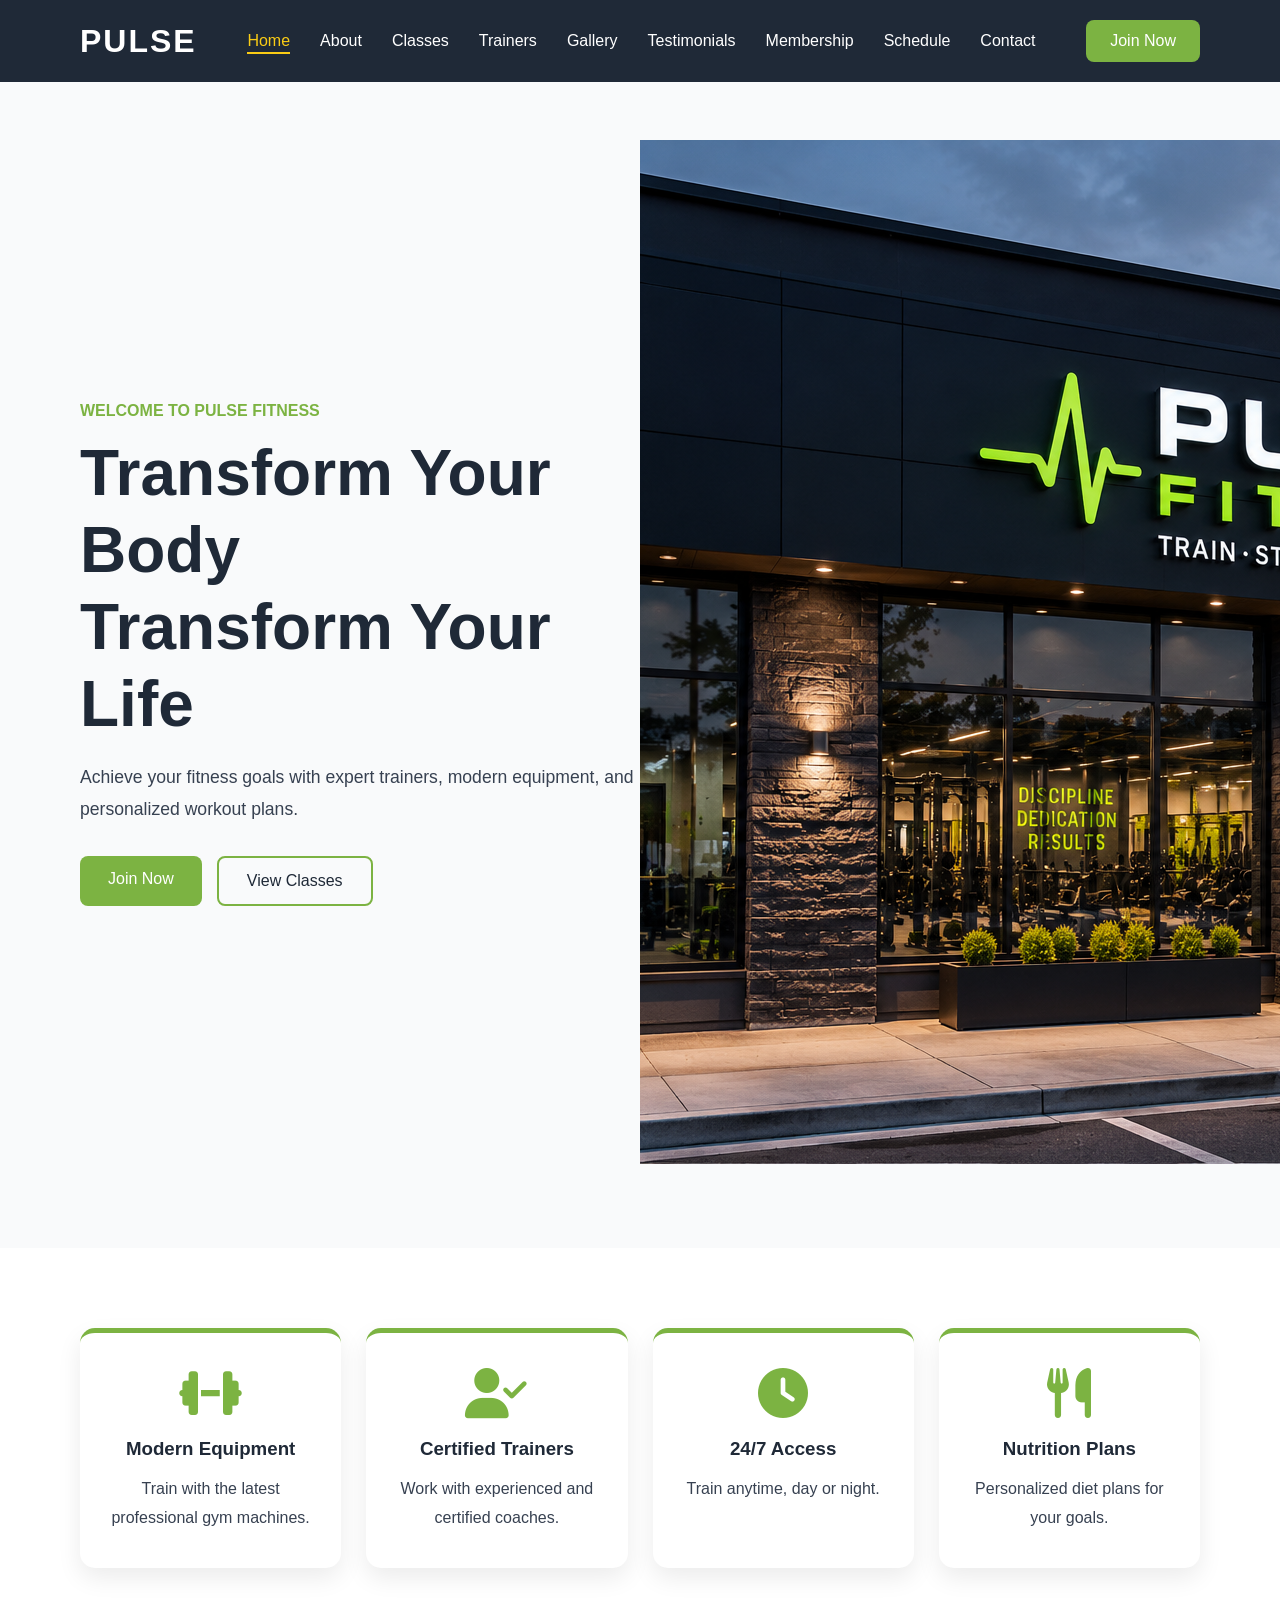
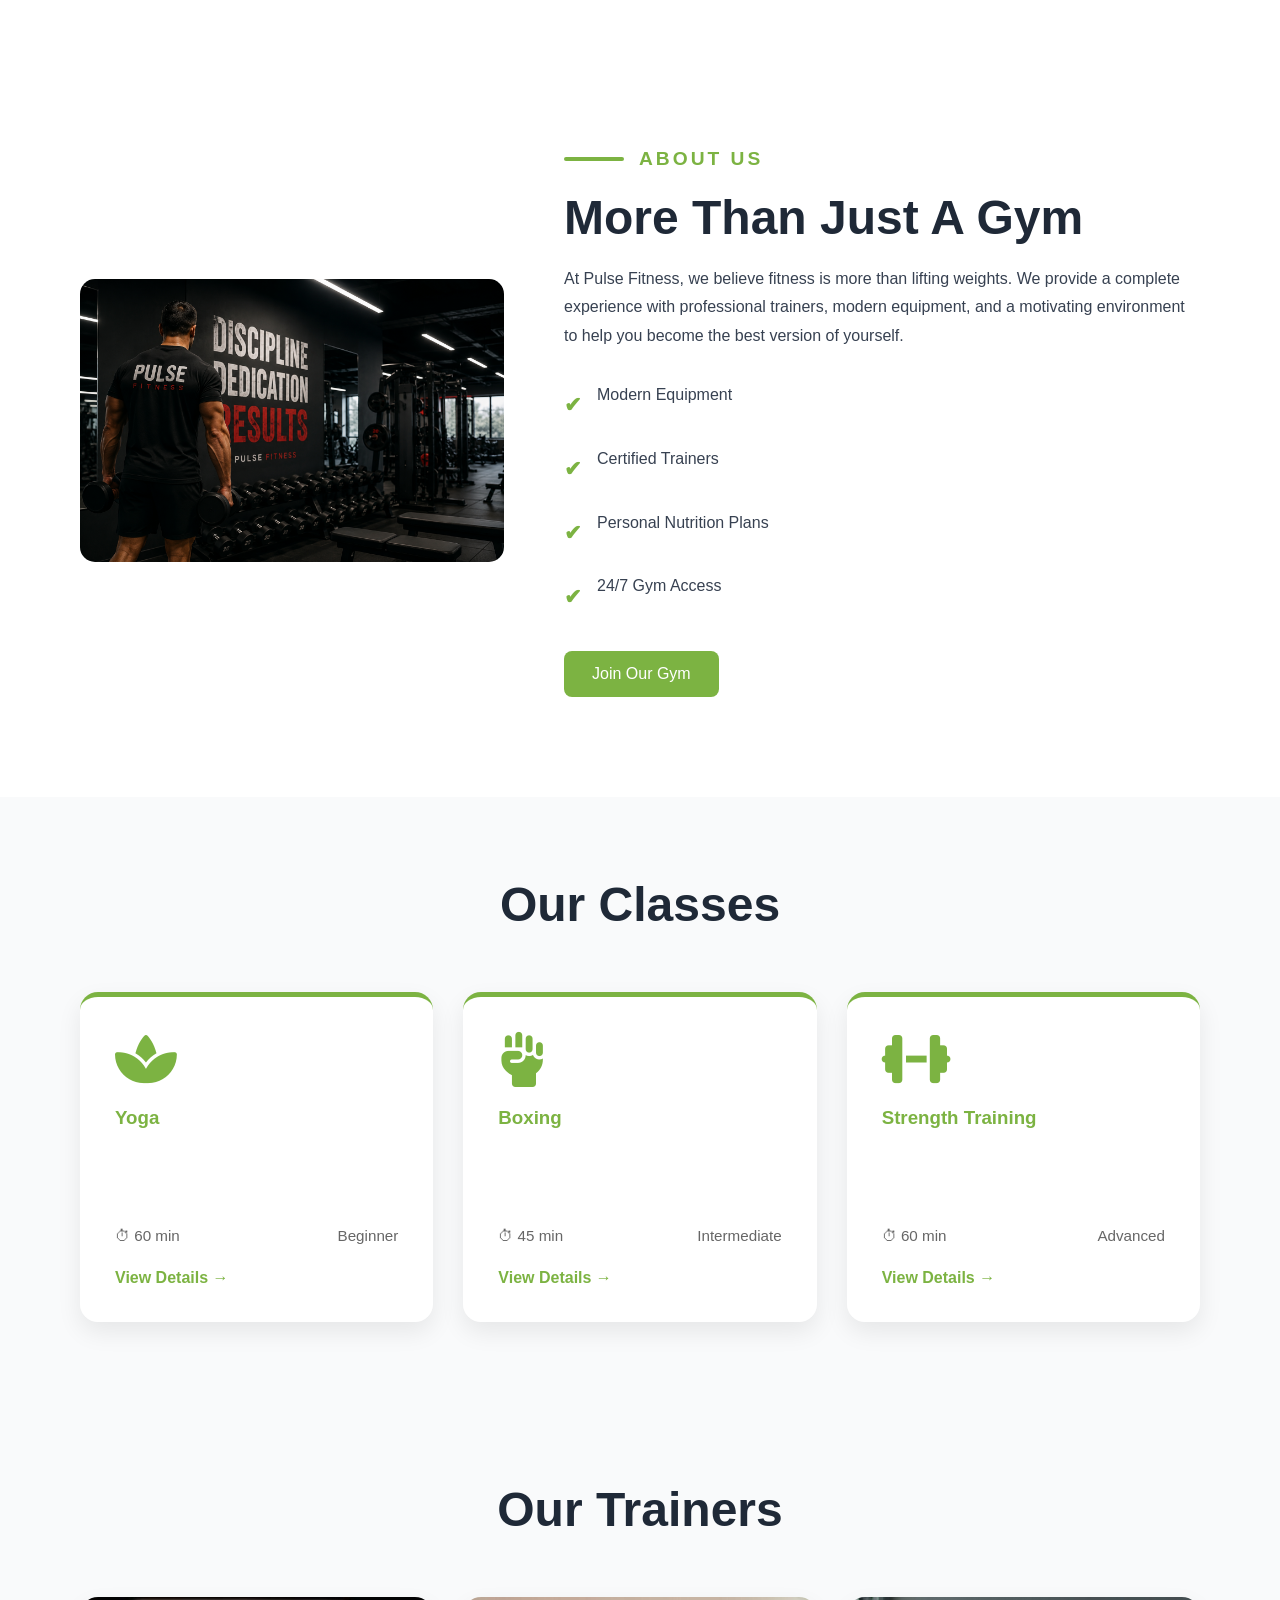
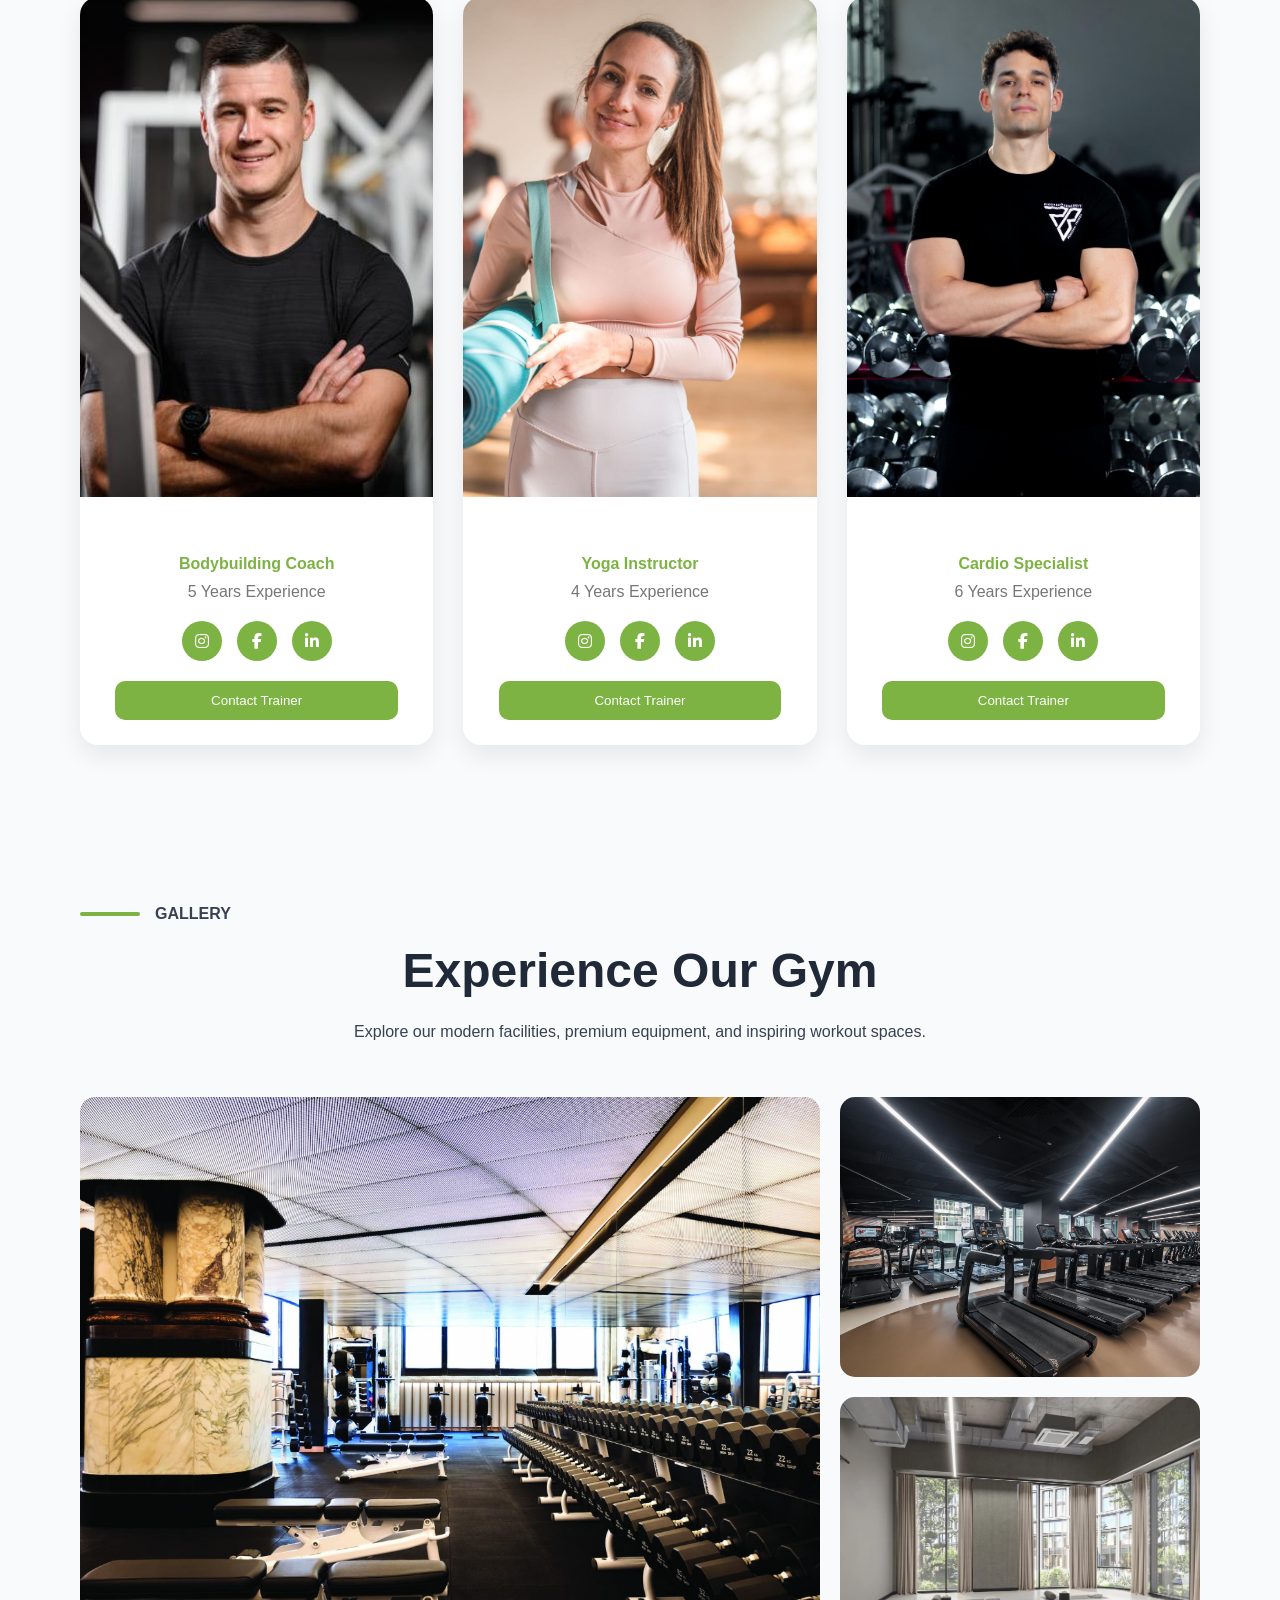
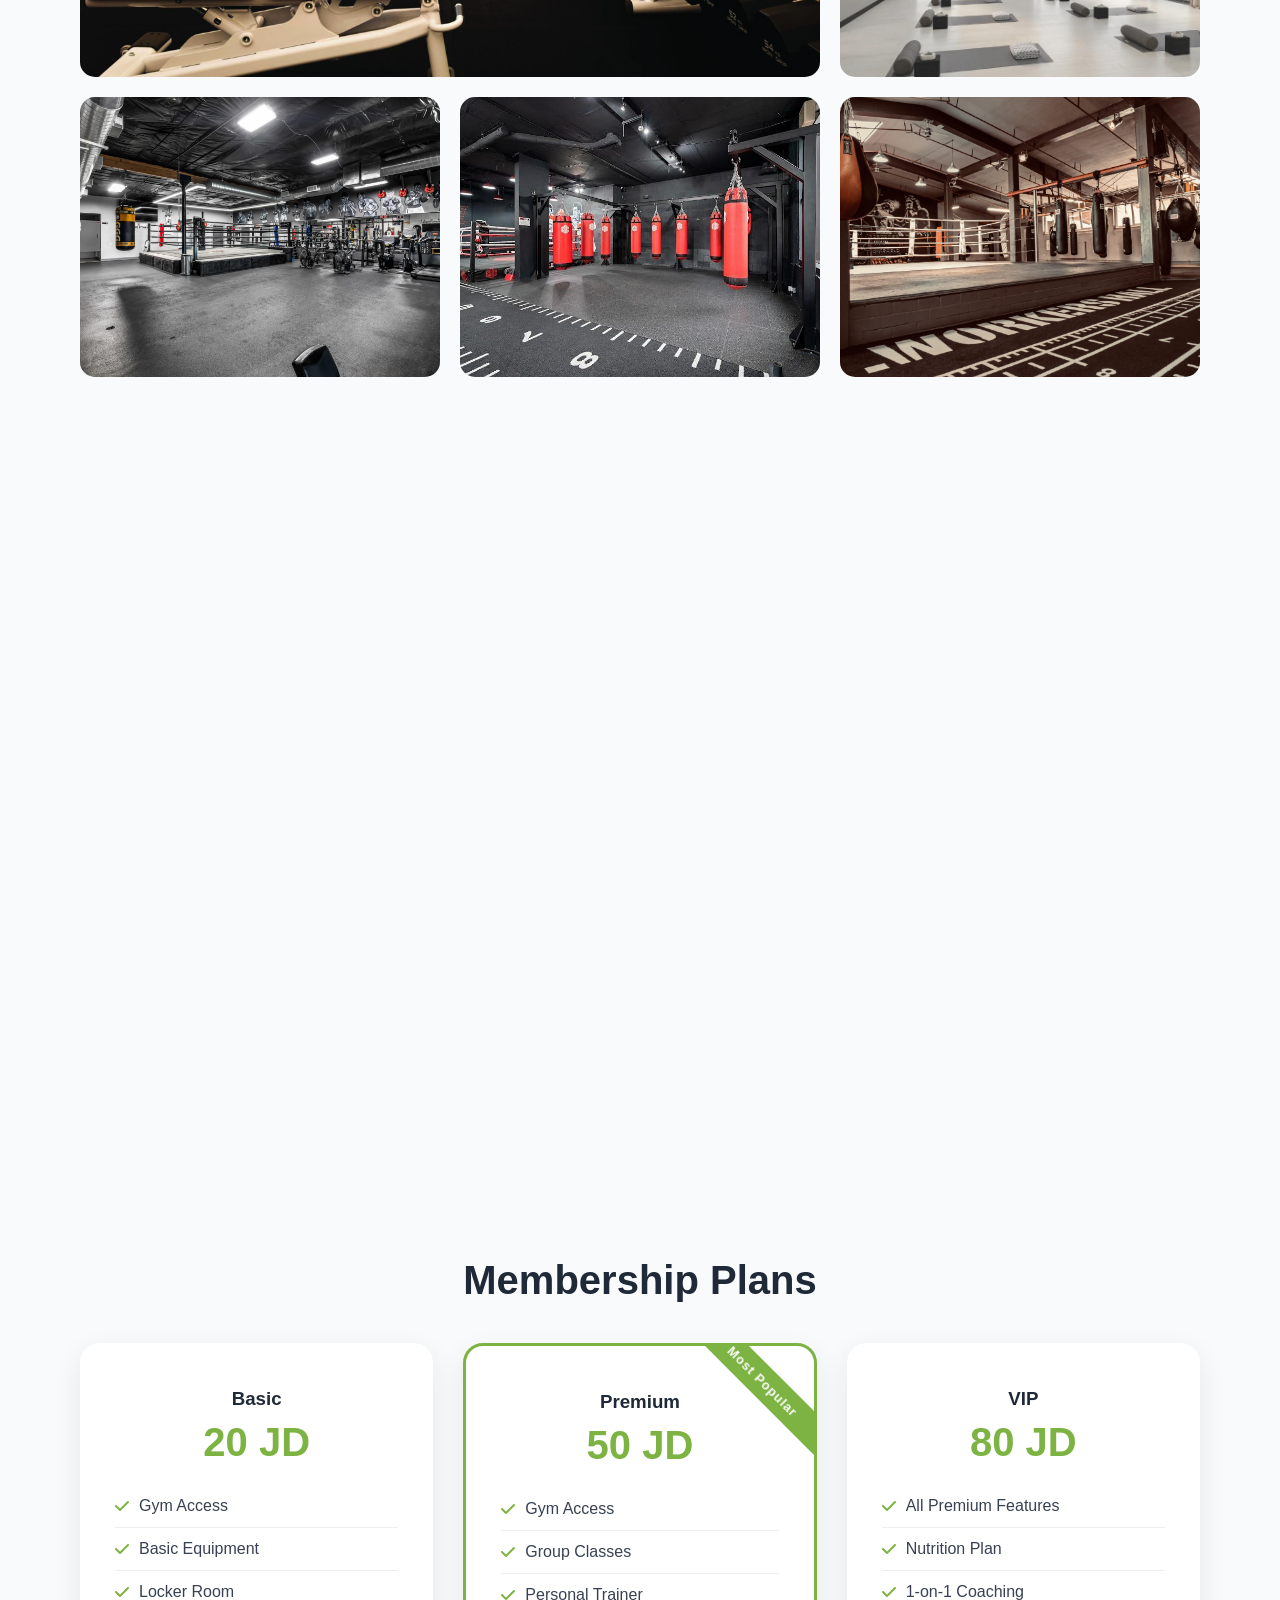
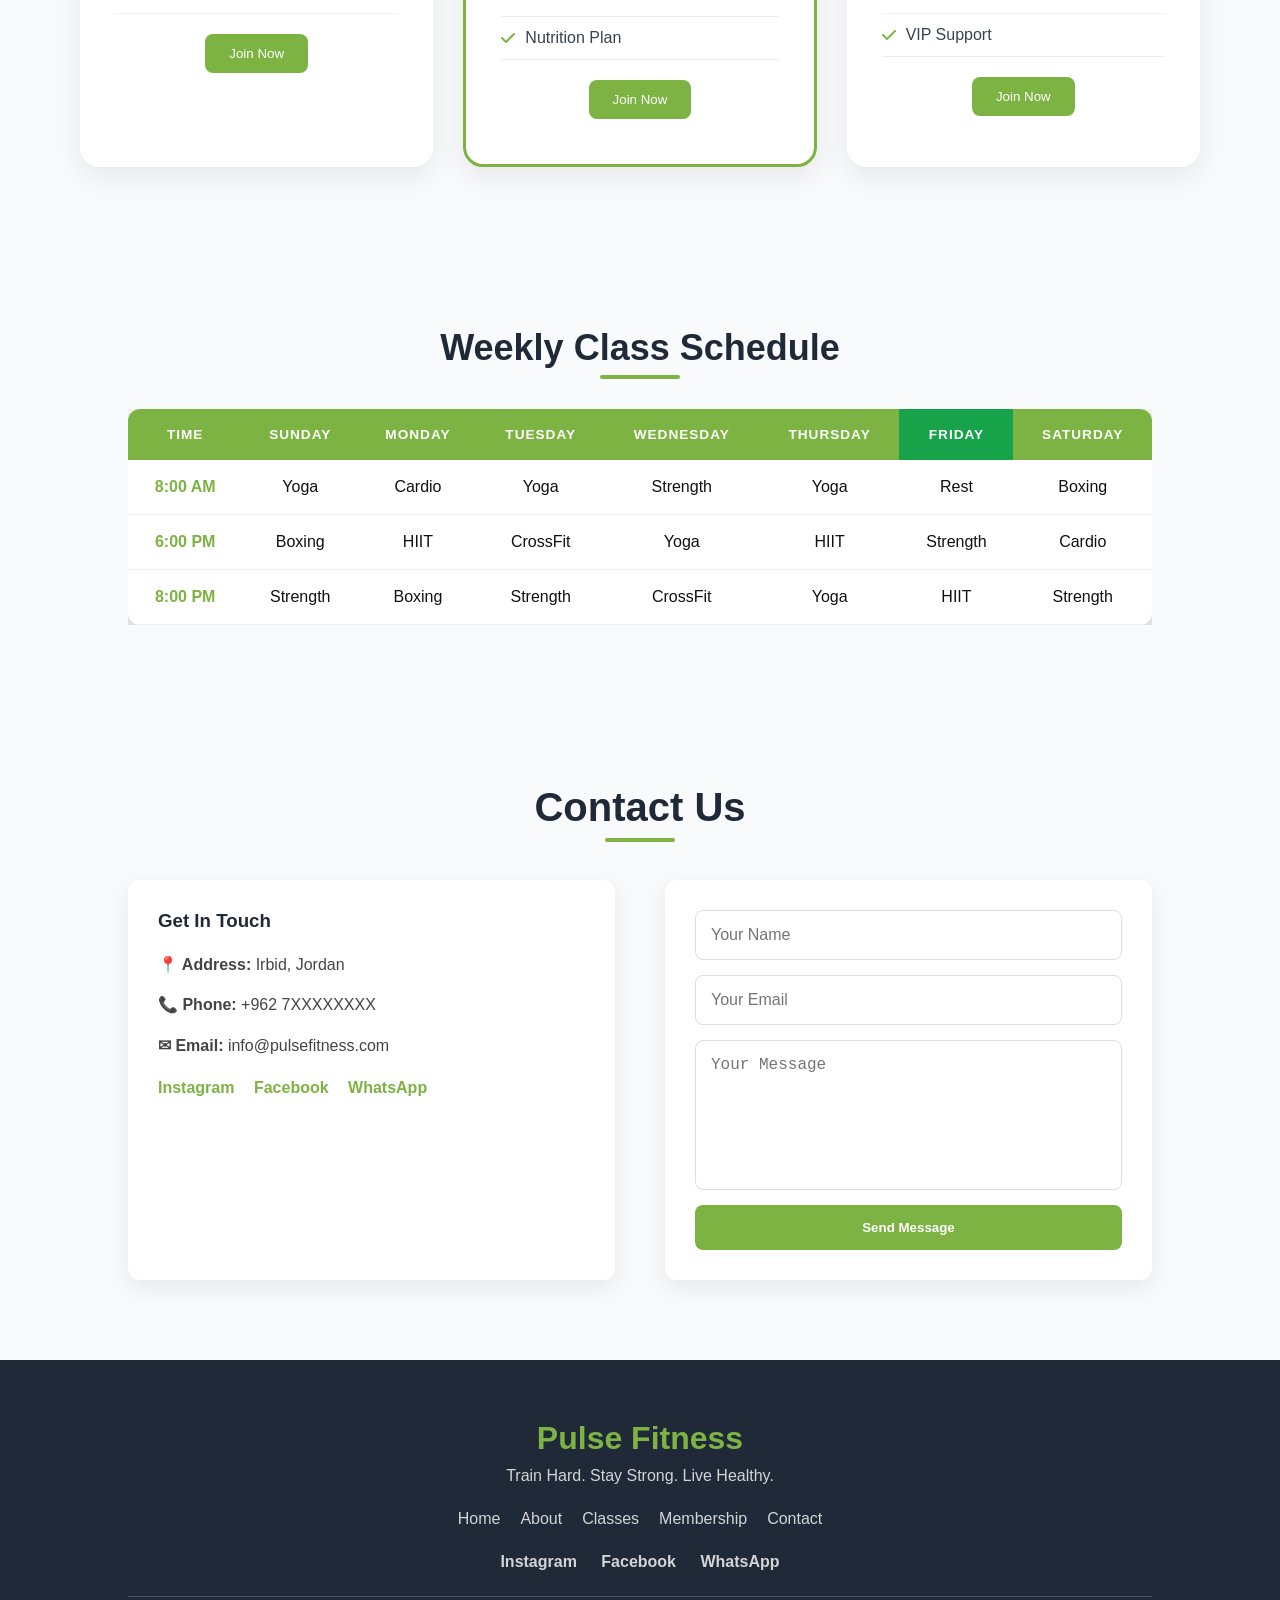
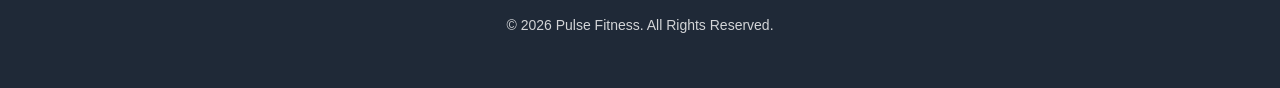
<file: index.html>
<!DOCTYPE html>
<html lang="en">
<head>
    <meta charset="UTF-8">
    <meta name="viewport" content="width=device-width, initial-scale=1.0">
    <title>Pulse Fitness</title>

    <link rel="stylesheet" href="css/style.css">
    <link rel="stylesheet"
href="https://cdnjs.cloudflare.com/ajax/libs/font-awesome/6.7.2/css/all.min.css">
</head>

<body>

    <!-- Header -->
    <header>

        <!-- Navigation -->
        <nav class="navbar">
            <h1>PULSE</h1>

            <div class="hamburger">
    <span></span>
    <span></span>
    <span></span>
</div>


            <ul>
                <li><a href="#home">Home</a></li>
                <li><a href="#about">About</a></li>
                <li><a href="#classes">Classes</a></li>
                <li><a href="#trainers">Trainers</a></li>
                <li><a href="#gallery">Gallery </a></li>
                 <li><a href="#testimonials">Testimonials </a></li>
                <li><a href="#membership">Membership</a></li>
                <li><a href="#schedule">Schedule</a></li>
                <li><a href="#contact">Contact</a></li>
                

            </ul>

            <button class="join-btn">Join Now</button>

            
        </nav>

        <!-- Hero Section -->
        <section class="hero" id="home">

            <!-- Left Side -->
            <div class="hero-content">

                <h3>Welcome to Pulse Fitness</h3>

                <h2>
                    Transform Your Body <br>
                    Transform Your Life
                </h2>

                <p>
                    Achieve your fitness goals with expert trainers,
                    modern equipment, and personalized workout plans.
                </p>

                <div class="hero-buttons">
    <a href="#membership" class="btn-primary">
    Join Now
</a>
    <a href="#classes" class="btn-outline">
    View Classes
</a>
               </div>

            </div>

            <!-- Right Side -->
            <div class="hero-image">

                <img src="images/hero.png" alt="Fitness Athlete">

            </div>

        </section>

    </header>

    <!-- Main -->
    <main>
      <section class="features">

<div class="feature-card">

    <i class="fa-solid fa-dumbbell"></i>

    <h3>Modern Equipment</h3>

    <p>
        Train with the latest professional gym machines.
    </p>

</div>

<div class="feature-card">

    <i class="fa-solid fa-user-check"></i>

    <h3>Certified Trainers</h3>

    <p>
        Work with experienced and certified coaches.
    </p>

</div>

<div class="feature-card">

    <i class="fa-solid fa-clock"></i>

    <h3>24/7 Access</h3>

    <p>
        Train anytime, day or night.
    </p>

</div>

   <div class="feature-card">

    <i class="fa-solid fa-utensils"></i>

    <h3>Nutrition Plans</h3>

    <p>
        Personalized diet plans for your goals.
    </p>

</div>

</section>




<section class="about" id="about">

    <div class="about-container">

        <!-- Left Side -->
        <div class="about-image">

            <img src="images/about.png" alt="Pulse Fitness Gym">

        </div>

        <!-- Right Side -->
        <div class="about-content">

            <div class="section-title">

    <span></span>

    <h4>ABOUT US</h4>

</div>

            <h2>More Than Just A Gym</h2>

            <p>
                At Pulse Fitness, we believe fitness is more than lifting weights.
                We provide a complete experience with professional trainers,
                modern equipment, and a motivating environment to help you
                become the best version of yourself.
            </p>

            <div class="about-list">

                <div class="about-item">
                    <span>✔</span>
                    <p>Modern Equipment</p>
                </div>

                <div class="about-item">
                    <span>✔</span>
                    <p>Certified Trainers</p>
                </div>

                <div class="about-item">
                    <span>✔</span>
                    <p>Personal Nutrition Plans</p>
                </div>

                <div class="about-item">
                    <span>✔</span>
                    <p>24/7 Gym Access</p>
                </div>

            </div>

            <a href="#membership" class="btn-primary">
                Join Our Gym
            </a>

        </div>

    </div>

</section>





<section class="classes" id="classes">

    <h2>Our Classes</h2>

    <div class="classes-container">

<div class="class-card">

    <i class="fa-solid fa-spa"></i>

    <h3>Yoga</h3>

    <p>
        Relax your body and mind with professional yoga sessions.
    </p>

    <div class="class-info">

        <span>⏱ 60 min</span>

        <span>Beginner</span>

    </div>

    <a href="#">View Details →</a>

</div>

<div class="class-card">

    <i class="fa-solid fa-hand-fist"></i>

    <h3>Boxing</h3>

    <p>
        Improve your strength, speed, and endurance with boxing classes.
    </p>

    <div class="class-info">
        <span>⏱ 45 min</span>
        <span>Intermediate</span>
    </div>

    <a href="#">View Details →</a>

</div>

<div class="class-card">

    <i class="fa-solid fa-dumbbell"></i>

    <h3>Strength Training</h3>

    <p>
        Build muscle, increase power, and improve your overall fitness.
    </p>

    <div class="class-info">
        <span>⏱ 60 min</span>
        <span>Advanced</span>
    </div>

    <a href="#">View Details →</a>

</div>

    </div>

</section>




<section class="trainers" id="trainers">

    <h2>Our Trainers</h2>

    <div class="trainers-container">

        <div class="trainer-card">
            <img src="images/trainer1.jpg" alt="Trainer">
            <h3>Ahmad</h3>
            <p>Bodybuilding Coach</p>
            <span>5 Years Experience</span>
            <div class="trainer-social">

    <a href="#"><i class="fa-brands fa-instagram"></i></a>

    <a href="#"><i class="fa-brands fa-facebook-f"></i></a>

    <a href="#"><i class="fa-brands fa-linkedin-in"></i></a>

</div>
            <button>Contact Trainer</button>
        </div>

        <div class="trainer-card">
            <img src="images/trainer2.jpg" alt="Trainer">
            <h3>Sara</h3>
            <p>Yoga Instructor</p>
            <span>4 Years Experience</span>
                     <div class="trainer-social">

    <a href="#"><i class="fa-brands fa-instagram"></i></a>

    <a href="#"><i class="fa-brands fa-facebook-f"></i></a>

    <a href="#"><i class="fa-brands fa-linkedin-in"></i></a>

</div>
            <button>Contact Trainer</button>
        </div>

        <div class="trainer-card">
            <img src="images/trainer3.jpg" alt="Trainer">
            <h3>Omar</h3>
            <p>Cardio Specialist</p>
            <span>6 Years Experience</span>
                     <div class="trainer-social">

    <a href="#"><i class="fa-brands fa-instagram"></i></a>

    <a href="#"><i class="fa-brands fa-facebook-f"></i></a>

    <a href="#"><i class="fa-brands fa-linkedin-in"></i></a>

</div>
            <button>Contact Trainer</button>
        </div>

    </div>

</section>






<section class="gallery" id="gallery">

    <div class="section-title">

    <span></span>

    <h4>GALLERY</h4>

</div>

<h2>Experience Our Gym</h2>

<p class="gallery-text">
    Explore our modern facilities, premium equipment,
    and inspiring workout spaces.
</p>

  <div class="gallery-container">

    <div class="gallery-card">

        <img src="images/gallery1.jpg" alt="Weight Area">

        <div class="gallery-overlay">
            <h3>Weight Area</h3>
        </div>

    </div>

    <div class="gallery-card">

        <img src="images/gallery2.jpg" alt="Cardio Zone">

        <div class="gallery-overlay">
            <h3>Cardio Zone</h3>
        </div>

    </div>

    <div class="gallery-card">

        <img src="images/gallery3.jpg" alt="Yoga Studio">

        <div class="gallery-overlay">
            <h3>Yoga Studio</h3>
        </div>

    </div>

    <div class="gallery-card">

        <img src="images/gallery4.jpg" alt="Boxing Arena">

        <div class="gallery-overlay">
            <h3>Boxing Arena</h3>
        </div>

    </div>

    <div class="gallery-card">

        <img src="images/gallery5.jpg" alt="Reception">

        <div class="gallery-overlay">
            <h3>Reception</h3>
        </div>

    </div>

    <div class="gallery-card">

        <img src="images/gallery6.jpg" alt="Functional Training">

        <div class="gallery-overlay">
            <h3>Functional Training</h3>
        </div>

    </div>

</div>

</section>





<section class="testimonials" id="testimonials">

    <div class="section-title">

        <span></span>

        <h4>TESTIMONIALS</h4>

    </div>

    <h2>What Our Members Say</h2>

    <p class="testimonials-text">
        Discover why hundreds of members trust Pulse Fitness to achieve their fitness goals.
    </p>

    <div class="testimonials-container">

        <div class="testimonial-card">

           <div class="member-icon">
    O
</div>

            <h3>Omar</h3>

            <div class="stars">
                ⭐⭐⭐⭐⭐
            </div>

            <p>
                "Amazing trainers and modern equipment. I've achieved incredible results in just a few months!"
            </p>

        </div>

        <div class="testimonial-card">

          <div class="member-icon">
    N
</div>

            <h3>Noor</h3>

            <div class="stars">
                ⭐⭐⭐⭐⭐
            </div>

            <p>
                "The atmosphere is motivating and the staff are always ready to help."
            </p>

        </div>

        <div class="testimonial-card">

           <div class="member-icon">
    M
</div>

            <h3>Mohammad</h3>

            <div class="stars">
                ⭐⭐⭐⭐⭐
            </div>

            <p>
                "Best fitness center I've ever joined. Highly recommended!"
            </p>

        </div>

    </div>

</section>





    <section class="membership" id="membership">

    <h2>Membership Plans</h2>

    <div class="plans-container">

<div class="plan-card">

    <h3>Basic</h3>

    <h1>20 JD</h1>

    <ul>
        <li><i class="fa-solid fa-check"></i> Gym Access</li>
        <li><i class="fa-solid fa-check"></i> Basic Equipment</li>
        <li><i class="fa-solid fa-check"></i> Locker Room</li>
    </ul>

    <button>Join Now</button>

</div>

<div class="plan-card premium">

    <span class="popular">Most Popular</span>

    <h3>Premium</h3>

    <h1>50 JD</h1>

    <ul>
        <li><i class="fa-solid fa-check"></i> Gym Access</li>
        <li><i class="fa-solid fa-check"></i> Group Classes</li>
        <li><i class="fa-solid fa-check"></i> Personal Trainer</li>
        <li><i class="fa-solid fa-check"></i> Nutrition Plan</li>
    </ul>

    <button>Join Now</button>

</div>

<div class="plan-card">

    <h3>VIP</h3>

    <h1>80 JD</h1>

    <ul>
        <li><i class="fa-solid fa-check"></i> All Premium Features</li>
        <li><i class="fa-solid fa-check"></i> Nutrition Plan</li>
        <li><i class="fa-solid fa-check"></i> 1-on-1 Coaching</li>
        <li><i class="fa-solid fa-check"></i> VIP Support</li>
    </ul>

    <button>Join Now</button>

</div>

    </div>

</section>



<section class="schedule" id="schedule">

    <h2>Weekly Class Schedule</h2>

    <div class="table-wrapper">

        <table class="schedule-table">

            <thead>
                <tr>
                    <th>Time</th>
                    <th>Sunday</th>
                    <th>Monday</th>
                    <th>Tuesday</th>
                    <th>Wednesday</th>
                    <th>Thursday</th>
                    <th>Friday</th>
                    <th>Saturday</th>
                </tr>
            </thead>

            <tbody>
                <tr>
                    <td>8:00 AM</td>
                    <td>Yoga</td>
                    <td>Cardio</td>
                    <td>Yoga</td>
                    <td>Strength</td>
                    <td>Yoga</td>
                    <td>Rest</td>
                    <td>Boxing</td>
                </tr>

                <tr>
                    <td>6:00 PM</td>
                    <td>Boxing</td>
                    <td>HIIT</td>
                    <td>CrossFit</td>
                    <td>Yoga</td>
                    <td>HIIT</td>
                    <td>Strength</td>
                    <td>Cardio</td>
                </tr>

                <tr>
                    <td>8:00 PM</td>
                    <td>Strength</td>
                    <td>Boxing</td>
                    <td>Strength</td>
                    <td>CrossFit</td>
                    <td>Yoga</td>
                    <td>HIIT</td>
                    <td>Strength</td>
                </tr>
            </tbody>

        </table>

    </div>

</section>




<!-- Contact Section -->
<section class="contact" id="contact">
    <h2>Contact Us</h2>

    <div class="contact-container">
        <!-- Contact Information -->
        <div class="contact-info">
            <h3>Get In Touch</h3>
            <p><strong>📍 Address:</strong> Irbid, Jordan</p>
            <p><strong>📞 Phone:</strong> +962 7XXXXXXXX</p>
            <p><strong>✉ Email:</strong> info@pulsefitness.com</p>
            <div class="social-links">
                <a href="#">Instagram</a>
                <a href="#">Facebook</a>
                <a href="#">WhatsApp</a>
            </div>
        </div>

        <!-- Contact Form -->
        <form class="contact-form">

            <div class="source-display" id="sourceDisplay">
                <span>📌</span>
                <span id="sourceMessage">Contact Us</span>
            </div>

            <input type="hidden" id="source-input" name="source">
            
            <input type="text" placeholder="Your Name" required>
            <input type="email" placeholder="Your Email" required>
            <textarea placeholder="Your Message" required></textarea>
            <button type="submit">Send Message</button>
        </form>
    </div>
</section>

   



    </main>


    
    <!-- Footer -->
   <footer>

    <div class="footer-content">

        <h2>Pulse Fitness</h2>

        <p>
            Train Hard. Stay Strong. Live Healthy.
        </p>

        <ul class="footer-links">

            <li><a href="#home">Home</a></li>

            <li><a href="#about">About</a></li>

            <li><a href="#classes">Classes</a></li>

            <li><a href="#membership">Membership</a></li>

            <li><a href="#contact">Contact</a></li>

        </ul>

        <div class="footer-social">

            <a href="#">Instagram</a>

            <a href="#">Facebook</a>

            <a href="#">WhatsApp</a>

        </div>

        <hr>

        <p class="copyright">

            © 2026 Pulse Fitness. All Rights Reserved.

        </p>

    </div>

</footer>

<script src="js/script.js"></script>
</body>
</html>
</file>
<file: css/style.css>
/* =========================
   CSS RESET
========================= */
*{
margin: 0;
padding: 0;
box-sizing: border-box;
}

/* =========================
   VARIABLES
========================= */

:root{
    --primary-color: #7CB342;     
    --secondary-color: #1F2937;    
    --background-color: #F9FAFB;   
    --text-color: #374151;        
    --white: #FFFFFF;
}

/* =========================
   BODY
========================= */
body{
    font-family: Arial, Helvetica, sans-serif;
    background-color: var(--background-color);
    color: var(--text-color);
}
/* =========================
   NAVBAR
========================= */

.navbar{
    display: flex;
    justify-content: space-between;
    align-items: center;
    padding: 20px 80px;
    background-color: var(--secondary-color);

    position: fixed;
    top: 0;
    left: 0;
    width: 100%;
    z-index: 1000;

    transition: all 0.3s ease;
}
.navbar.scrolled {
    background: rgba(0, 0, 0, 0.6);
    backdrop-filter: blur(10px);
    padding: 12px 80px;
    transition: 0.3s;
}
nav ul{

     display: flex;
    list-style: none;
    gap: 30px;   /*==== بترك مسافه بين كل عنصر ===*/

}
nav ul li a{
    text-decoration: none;
    color: var(--white);
}

nav h1{
    color: var(--white);
    font-size: 2rem;
    font-weight: 700;
    letter-spacing: 2px;
}
nav button{
    background-color: var(--primary-color);
    color: var(--white);
    border: none;
    padding: 12px 24px;
    border-radius: 8px;
    font-size: 1rem;
    cursor: pointer;  /* عند المرور بالماوس تظهر اليد */ 
    transition: 0.3s;
}

nav button:hover{
    background-color: #689F38;
}
.navbar ul li a.active {
    color: #facc15;
    position: relative;
}

.navbar ul li a.active::after {
    content: "";
    position: absolute;
    width: 100%;
    height: 2px;
    background: #facc15;
    left: 0;
    bottom: -5px;
}



/* =========================
   hamburger
========================= */
.hamburger {
    display: none;
    flex-direction: column;
    cursor: pointer;
    gap: 5px;
}

.hamburger span {
    width: 25px;
    height: 3px;
    background: white;
    transition: 0.3s;
}




/* =========================
   hero
========================= */
.hero{
    display: flex;
    justify-content: space-between;
    align-items: center;
    padding: 140px 80px 80px;

}

.hero-content{
    width: 50%;
}

.hero-image{
    width: 50%;
}
.hero-image img {
    transition: 0.4s;
}

.hero-image img:hover {
    transform: scale(1.03);
}
.hero-content h3{
    color: var(--primary-color);
    font-size: 1rem;
    margin-bottom: 15px;
    text-transform: uppercase;
}
.hero-content h2{
    font-size:  clamp(2rem, 5vw, 4rem);
    color: var(--secondary-color);
    margin-bottom: 20px;
    line-height: 1.2;
}
.hero-content p{
    font-size: 1.1rem;
    line-height: 1.8;
    margin-bottom: 30px;
}
.hero-buttons{
    display: flex;
    gap: 15px;
}

/* زر أساسي */
.btn-primary{
    background-color: var(--primary-color);
    color: var(--white);
    border: none;
    padding: 14px 28px;
    border-radius: 8px;
    cursor: pointer;
    transition: 0.3s;
    text-decoration: none;
    display: inline-block;
}

.btn-primary:hover{
    transform: translateY(-3px);
}

/* زر ثاني */
.btn-outline{
    background: transparent;
    border: 2px solid var(--primary-color);
    color: var(--secondary-color);
    padding: 14px 28px;
    border-radius: 8px;
    cursor: pointer;
    transition: 0.3s;

    text-decoration: none;
    display: inline-block;
}

.btn-outline:hover{
    background-color: var(--primary-color);
    color: white;
}

.hero-content h3,
.hero-content h2,
.hero-content p,
.hero-buttons,
.hero-image {
    opacity: 0;
    transform: translateY(25px);
    animation: fadeUp 0.9s forwards;
}

.hero-content h2 { animation-delay: 0.2s; }
.hero-content p { animation-delay: 0.4s; }
.hero-buttons { animation-delay: 0.6s; }
.hero-image { animation-delay: 0.8s; }

@keyframes fadeUp {
    to {
        opacity: 1;
        transform: translateY(0);
    }
}


/* =========================
   FEATURES
========================= */

.features{

    padding:80px;

    display:grid;

    grid-template-columns:repeat(4,1fr);

    gap:25px;

    background:#ffffff;

}

.feature-card{

    background:var(--white);

    padding:35px 25px;

    border-radius:15px;

    text-align:center;

    box-shadow:0 10px 25px rgba(0,0,0,.08);

    transition:.3s;

    border-top:5px solid var(--primary-color);

      

}

.feature-card:hover{

    transform:translateY(-10px);

    box-shadow:0 15px 35px rgba(0,0,0,.15);

}


.feature-card i{

    font-size:50px;

    color:var(--primary-color);

    margin-bottom:20px;

    transition:.3s;

}

.feature-card:hover i{

    transform:scale(1.2) rotate(8deg);

}

.feature-card h3{

    margin-bottom:15px;

    color:var(--secondary-color);

}

.feature-card p{

    line-height:1.8;

}

.features {
    opacity: 0;
    transform: translateY(40px);
    transition: 0.8s ease;
}

.features.show {
    opacity: 1;
    transform: translateY(0);
}

.features.show .feature-card:nth-child(1) { animation-delay: 0.1s; }
.features.show .feature-card:nth-child(2) { animation-delay: 0.2s; }
.features.show .feature-card:nth-child(3) { animation-delay: 0.3s; }
.features.show .feature-card:nth-child(4) { animation-delay: 0.4s; }


/* =========================
   ABOUT
========================= */

.about{

    padding:100px 80px;

    background:var(--white);

}
.about-container{

    display:flex;

    align-items:center;

    justify-content:space-between;

    gap:60px;

}
.about-image{

    flex:40%;

}
.about-content h2{

    font-size: 3rem;

    color: var(--secondary-color);

    margin-bottom: 20px;

}

.about-content{

    flex:60%;

}
.about-image img{

    width:100%;

    border-radius:15px;

}
.about-content h4{

    color: var(--primary-color);

    font-size: 1.2rem;

    font-weight: 700;

    text-transform: uppercase;

    letter-spacing: 3px;

    margin: 0;

}
.about-content p{

    line-height: 1.8;

    color: var(--text-color);

    margin-bottom: 20px;

}
.about-list{

    margin: 30px 0;

}
.about-item{

    display: flex;

    align-items: center;

    gap: 15px;

    margin-bottom: 15px;

}
.about-item span{

    color: var(--primary-color);

    font-size: 1.3rem;

    font-weight: bold;

}

.section-title{

    display: flex;

    align-items: center;

    gap: 15px;

    margin-bottom: 20px;

}
.section-title span{

    width: 60px;

    height: 4px;

    background: var(--primary-color);

    border-radius: 10px;

}

.about {
    opacity: 0;
    transform: translateY(50px);
    transition: 0.8s ease;
}

.about.show {
    opacity: 1;
    transform: translateY(0);
}




/* =========================
   classes
========================= */

.classes{
    padding: 80px;
    text-align: center;
    background: var(--background-color);
    color: var(--white);
}

.classes h2{

    font-size:3rem;

    color:var(--secondary-color);

    margin-bottom:60px;

}

.classes-container{
    display: grid;
    grid-template-columns: repeat(3, 1fr);
    gap: 30px;
}

.class-card{

    background:var(--white);

    padding:35px;

    border-radius:18px;

    text-align:left;

    box-shadow:0 10px 25px rgba(0,0,0,.08);

    transition:.3s;

    border-top:5px solid var(--primary-color);

}

.class-card:hover{

    transform:translateY(-12px);

    box-shadow:0 20px 40px rgba(0,0,0,.15);

}

.class-card h3{
    color: var(--primary-color);
    margin-bottom: 10px;
}
.class-card i{

    font-size:55px;

    color:var(--primary-color);

    margin-bottom:20px;

}
.class-card p{

    line-height:1.8;

    margin:15px 0;

}
.class-info{

    display:flex;

    justify-content:space-between;

    margin:25px 0;

    font-size:.95rem;

    color:#666;

}
.class-card a{

    text-decoration:none;

    color:var(--primary-color);

    font-weight:bold;

}

.classes {
    opacity: 0;
    transform: translateY(50px);
    transition: 0.8s ease;
}

.classes.show {
    opacity: 1;
    transform: translateY(0);
}

.classes.show .class-card {
    opacity: 0;
    transform: translateY(20px);
    animation: fadeUp 0.8s forwards;
}

.classes.show .class-card:nth-child(1) { animation-delay: 0.1s; }
.classes.show .class-card:nth-child(2) { animation-delay: 0.2s; }
.classes.show .class-card:nth-child(3) { animation-delay: 0.3s; }

@keyframes fadeUp {
    to {
        opacity: 1;
        transform: translateY(0);
    }
}


/* =========================
   trainers
========================= */
.trainers{
    padding: 80px;
    text-align: center;
    background: var(--background-color);
    color: var(--white);
}

.trainers h2{

    font-size:3rem;

    color:var(--secondary-color);

    margin-bottom:60px;

}

.trainers-container{
    display: grid;
    grid-template-columns: repeat(3, 1fr);
    gap: 30px;
}

.trainer-card{

    background:var(--white);

    border-radius:18px;

    overflow:hidden;

    box-shadow:0 10px 25px rgba(0,0,0,.08);

    transition:.3s;

}

.trainer-card:hover{

    transform:translateY(-12px);

    box-shadow:0 18px 35px rgba(0,0,0,.15);

}

.trainer-card img{

    width:100%;

    height: 500px;

    object-fit:cover;
     display: block;

}

.trainer-card h3{

    margin-top:20px;

    font-size:1.5rem;

}

.trainer-card p{

    color:var(--primary-color);

    font-weight:bold;

    margin:10px 0;

}

.trainer-card span{

    display:block;

    color:#777;

    margin-bottom:20px;

}

.trainer-card button{

    width:80%;

    margin-bottom:25px;

    padding:12px;

    border:none;

    border-radius:10px;

    background:var(--primary-color);

    color:white;

    cursor:pointer;

    transition:.3s;

}

.btn-primary:hover,
.trainer-card button:hover {
    transform: scale(1.05);
    background-color: var(--secondary-color);
}
.trainer-social{

    display:flex;

    justify-content:center;

    gap:15px;

    margin-bottom:20px;

}
.trainer-social a{

    width:40px;

    height:40px;

    border-radius:50%;

    background:var(--primary-color);

    color:white;

    display:flex;

    align-items:center;

    justify-content:center;

    text-decoration:none;

    transition:.3s;

}
.trainer-social a:hover{

    background:var(--secondary-color);

    transform:translateY(-4px);

}



.trainers {
    opacity: 0;
    transform: translateY(50px);
    transition: 0.8s ease;
}

.trainers.show {
    opacity: 1;
    transform: translateY(0);
}

.trainers.show .trainer-card {
    opacity: 0;
    transform: translateY(20px);
    animation: fadeUp 0.8s forwards;
}

.trainers.show .trainer-card:nth-child(1) { animation-delay: 0.1s; }
.trainers.show .trainer-card:nth-child(2) { animation-delay: 0.2s; }
.trainers.show .trainer-card:nth-child(3) { animation-delay: 0.3s; }

@keyframes fadeUp {
    to {
        opacity: 1;
        transform: translateY(0);
    }
}


/* =========================
   GALLERY
========================= */

.gallery{

    padding: 80px;
    text-align: center;
    background: var(--background-color);

}

.gallery h2{

    font-size: 3rem;
    color: var(--secondary-color);
    margin-bottom: 20px;

}

.gallery-text{

    width: 60%;
    margin: 0 auto 50px;
    line-height: 1.8;
    color: var(--text-color);

}

.gallery-container{

    display: grid;
    grid-template-columns: repeat(3, 1fr);
    grid-auto-rows: 280px;
    gap: 20px;

}

/* أول صورة أكبر */

.gallery-card:first-child{

    grid-column: span 2;
    grid-row: span 2;

}

.gallery-card{

    position: relative;
    overflow: hidden;
    border-radius: 15px;

}

.gallery-card img{

    width: 100%;
    height: 100%;
    object-fit: cover;
    display: block;
    transition: .4s;

}

.gallery-overlay{

    position: absolute;
    inset: 0;
    background: rgba(0,0,0,.45);

    display: flex;
    justify-content: center;
    align-items: center;

    opacity: 0;
    transition: .4s;

}

.gallery-overlay h3{

    color: white;
    font-size: 1.6rem;
    text-align: center;

}

.gallery-card:first-child .gallery-overlay h3{

    font-size: 2rem;

}

.gallery-card:hover img{

    transform: scale(1.08);

}

.gallery-card:hover .gallery-overlay{

    opacity: 1;

}

.gallery {
    opacity: 0;
    transform: translateY(50px);
    transition: 0.8s ease;
}

.gallery.show {
    opacity: 1;
    transform: translateY(0);
}

.gallery.show .gallery-card {
    opacity: 0;
    transform: scale(0.95);
    animation: fadeUp 0.6s forwards;
}

.gallery.show .gallery-card:nth-child(1) { animation-delay: 0.1s; }
.gallery.show .gallery-card:nth-child(2) { animation-delay: 0.2s; }
.gallery.show .gallery-card:nth-child(3) { animation-delay: 0.3s; }
.gallery.show .gallery-card:nth-child(4) { animation-delay: 0.4s; }
.gallery.show .gallery-card:nth-child(5) { animation-delay: 0.5s; }
.gallery.show .gallery-card:nth-child(6) { animation-delay: 0.6s; }

@keyframes fadeUp {
    to {
        opacity: 1;
        transform: scale(1);
    }
}



/* =========================
   TESTIMONIALS
========================= */

.testimonials{
    padding: 100px 10%;
    text-align: center;
}

.testimonials h2{
    font-size: 2.5rem;
    margin: 20px 0;
}

.testimonials-text{
    max-width: 700px;
    margin: auto;
    color: #888;
    margin-bottom: 60px;
    line-height: 1.8;
}

.testimonials-container{
    display: grid;
    grid-template-columns: repeat(3,1fr);
    gap: 30px;
}

.testimonial-card{
    background: #fff;
    padding: 40px 30px;
    border-radius: 20px;
    box-shadow: 0 10px 30px rgba(0,0,0,.08);
    transition: .4s;
}

.testimonial-card:hover{
    transform: translateY(-12px);
    box-shadow: 0 20px 40px rgba(0,0,0,.15);
}
.member-icon{
    width: 90px;
    height: 90px;
    background: var(--primary-color);
    color: #fff;
    font-size: 2rem;
    font-weight: bold;
    border-radius: 50%;
    display: flex;
    justify-content: center;
    align-items: center;
    margin: 0 auto 20px;
    transition: .4s;
}

.testimonial-card:hover .member-icon{
    transform: rotate(360deg);
}

.testimonial-card h3{
    margin-bottom: 10px;
    font-size: 1.3rem;
}

.stars {
    text-shadow: 0 0 10px rgba(255, 215, 0, 0.4);
}

.testimonial-card p{
    color: #666;
    line-height: 1.8;
    font-style: italic;
}

.testimonials {
    opacity: 0;
    transform: translateY(50px);
    transition: 0.8s ease;
}

.testimonials.show {
    opacity: 1;
    transform: translateY(0);
}
.testimonials.show .testimonial-card {
    opacity: 0;
    transform: translateY(20px);
    animation: fadeUp 0.8s forwards;
}

.testimonials.show .testimonial-card:nth-child(1) { animation-delay: 0.1s; }
.testimonials.show .testimonial-card:nth-child(2) { animation-delay: 0.2s; }
.testimonials.show .testimonial-card:nth-child(3) { animation-delay: 0.3s; }

@keyframes fadeUp {
    to {
        opacity: 1;
        transform: translateY(0);
    }
}




/* =========================
   membership
========================= */

.membership{
    padding: 80px;
    text-align: center;
    background-color: var(--background-color);
}

.membership h2{
    font-size: 2.5rem;
    margin-bottom: 40px;
    color: var(--secondary-color);
}

.plans-container{
    display: grid;
    grid-template-columns: repeat(3, 1fr);
    gap: 30px;
}

.plan-card{
    position: relative;
    background: #fff;
    padding: 45px 35px;
    border-radius: 20px;
    box-shadow: 0 10px 30px rgba(0,0,0,.08);
    transition: .4s;
    overflow: hidden;
}

.plan-card:hover{
    transform: translateY(-15px);
    box-shadow: 0 20px 40px rgba(0,0,0,.15);
}

.plan-card h3{
    color: var(--secondary-color);
    margin-bottom: 10px;
}

.plan-card h1{
    color: var(--primary-color);
    font-size: 2.5rem;
    margin-bottom: 20px;
}

.plan-card ul{
    list-style: none;
    margin-bottom: 20px;
}

.plan-card ul li{
    padding: 12px 0;
    border-bottom: 1px solid #eee;
    display: flex;
    align-items: center;
    gap: 10px;
}

.plan-card ul li i{
    color: var(--primary-color);
}
.plan-card button{
    background-color: var(--primary-color);
    color: white;
    border: none;
    padding: 12px 24px;
    border-radius: 8px;
    cursor: pointer;
    transition: 0.3s;
}

.plan-card button:hover{
    background-color: #689F38;
}
.plan-card.premium{
    border: 3px solid var(--primary-color);
    transform: scale(1.08);
}

.plan-card.premium:hover {
    box-shadow: 0 25px 50px rgba(59,130,246,0.25);
}
.popular{
    position: absolute;
    top: 20px;
    right: -40px;
    background: var(--primary-color);
    color: white;
    padding: 8px 45px;
    font-size: .8rem;
    font-weight: bold;
    transform: rotate(45deg);
    letter-spacing: 1px;
}

.membership {
    opacity: 0;
    transform: translateY(50px);
    transition: 0.8s ease;
}

.membership.show {
    opacity: 1;
    transform: translateY(0);
}

.membership.show .plan-card {
    opacity: 0;
    transform: translateY(20px);
    animation: fadeUp 0.8s forwards;
}

.membership.show .plan-card:nth-child(1) { animation-delay: 0.1s; }
.membership.show .plan-card:nth-child(2) { animation-delay: 0.2s; }
.membership.show .plan-card:nth-child(3) { animation-delay: 0.3s; }

@keyframes fadeUp {
    to {
        opacity: 1;
        transform: translateY(0);
    }
}



/* =========================
   SCHEDULE SECTION
========================= */

.schedule {
    padding: 80px 10%;
    background: var(--background-color);
    color: var(--white);
    text-align: center;
}

.schedule h2 {
    font-size: 36px;
    margin-bottom: 40px;
    position: relative;
    color: var(--secondary-color);
}

.schedule h2::after {
    content: "";
    width: 80px;
    height: 4px;
    background: var(--primary-color);
    position: absolute;
    left: 50%;
    transform: translateX(-50%);
    bottom: -10px;
    border-radius: 5px;
}

.table-wrapper {
    overflow-x: auto;
}

.schedule-table {
    width: 100%;
    border-collapse: collapse;
    background: white;
    color: #111;
    border-radius: 12px;
    overflow: hidden;
    box-shadow: 0 10px 30px rgba(0,0,0,0.25);
    opacity: 0;
    transform: translateY(50px);
    transition: 0.8s ease;
}

.schedule-table.show {
    opacity: 1;
    transform: translateY(0);
}

/* Header */
.schedule-table th {
    background: var(--primary-color);
    color: white;
    padding: 18px;
    text-transform: uppercase;
    font-size: 0.85rem;
    letter-spacing: 1px;
}

/* Cells */
.schedule-table td {
    padding: 18px;
    border-bottom: 1px solid #eee;
}

/* Hover */
.schedule-table tr:hover {
    background: rgba(34, 197, 94, 0.08);
    transition: 0.3s;
}

.schedule-table tr:hover td {
    background: rgba(34, 197, 94, 0.15);
}

/* Time column */
.schedule-table td:first-child {
    font-weight: bold;
    color: var(--primary-color);
}

/* Responsive */
@media (max-width: 768px) {
    .schedule {
        padding: 60px 5%;
    }
}

/* Responsive */
@media (max-width: 768px) {
    .schedule {
        padding: 60px 5%;
    }
}

.schedule-table {
    opacity: 0;
    transform: translateY(50px);
    transition: 0.8s ease;
}

.schedule-table.show {
    opacity: 1;
    transform: translateY(0);
}



/* =========================
   CONTACT SECTION (CLEAN IMPROVED)
========================= */

.contact{
    padding: 80px 10%;
    background-color: var(--background-color);
}

.contact h2{
    text-align: center;
    margin-bottom: 50px;
    font-size: 2.5rem;
    color: var(--secondary-color);
    position: relative;
}

/* خط بسيط تحت العنوان */
.contact h2::after{
    content: "";
    width: 70px;
    height: 4px;
    background: var(--primary-color);
    position: absolute;
    left: 50%;
    transform: translateX(-50%);
    bottom: -12px;
    border-radius: 5px;
}

.contact-container{
    display: flex;
    justify-content: space-between;
    gap: 50px;
    flex-wrap: wrap; /* مهم للـ responsive */
}

/* cards */
.contact-info,
.contact-form{
    flex: 1;
    min-width: 300px;
}

/* info box */
.contact-info{
    background: #fff;
    padding: 30px;
    border-radius: 12px;
    box-shadow: 0 8px 25px rgba(0,0,0,0.08);
}

.contact-info h3{
    margin-bottom: 20px;
    color: var(--secondary-color);
}

.contact-info p{
    margin-bottom: 15px;
    line-height: 1.6;
    color: #444;
}

/* social */
.social-links{
    margin-top: 20px;
}

.social-links a{
    text-decoration: none;
    margin-right: 15px;
    color: var(--primary-color);
    font-weight: bold;
    transition: 0.3s;
}

.social-links a:hover{
    color: var(--secondary-color);
}

/* form */
.contact-form{
    display: flex;
    flex-direction: column;
    gap: 15px;
    background: #fff;
    padding: 30px;
    border-radius: 12px;
    box-shadow: 0 8px 25px rgba(0,0,0,0.08);
}

.contact-form input,
.contact-form textarea{
    padding: 15px;
    border: 1px solid #ddd;
    border-radius: 8px;
    font-size: 1rem;
    outline: none;
    transition: 0.3s;
}

/* focus effect */
.contact-form input:focus,
.contact-form textarea:focus{
    border-color: var(--primary-color);
    box-shadow: 0 0 0 3px rgba(104,159,56,0.15);
}

.contact-form textarea{
    height: 150px;
    resize: none;
}

.contact-form button{
    background-color: var(--primary-color);
    color: white;
    border: none;
    padding: 15px;
    border-radius: 8px;
    cursor: pointer;
    transition: 0.3s;
    font-weight: bold;
}

.contact-form button:hover{
    background-color: #689F38;
    transform: translateY(-2px);
    box-shadow: 0 10px 20px rgba(0,0,0,0.15);
}

/* mobile */
@media (max-width: 768px){
    .contact{
        padding: 60px 5%;
    }

    .contact-container{
        flex-direction: column;
    }
}



/* =========================
   SOURCE DISPLAY - عرض المصدر في الفورم
========================= */

.source-display {
    background: #f0fdf4;
    border-left: 4px solid var(--primary-color);
    padding: 12px 18px;
    border-radius: 8px;
    display: flex;
    align-items: center;
    gap: 12px;
    font-size: 0.95rem;
    color: #166534;
    font-weight: 500;
    transition: all 0.3s ease;
    margin-bottom: 10px;
}

.source-display.hidden {
    display: none;
}

.source-display .source-icon {
    font-size: 1.2rem;
}

.source-display .source-text {
    color: var(--secondary-color);
}

.source-display .source-highlight {
    color: var(--primary-color);
    font-weight: 700;
}

/* تنسيق مختلف للمصادر المختلفة */
.source-display.trainer {
    background: #eff6ff;
    border-left-color: #3b82f6;
}

.source-display.plan {
    background: #fef3c7;
    border-left-color: #f59e0b;
}

.source-display.general {
    background: #f0fdf4;
    border-left-color: var(--primary-color);
}

/* =========================
   FOOTER
========================= */

footer{
    background-color: var(--secondary-color);
    color: white;
    padding: 60px 10% 30px;
    text-align: center;
}

.footer-content h2{
    font-size: 2rem;
    margin-bottom: 10px;
    color: var(--primary-color);
}

.footer-content p{
    margin-bottom: 25px;
    opacity: 0.8;
}

/* links */
.footer-links{
    list-style: none;
    display: flex;
    justify-content: center;
    flex-wrap: wrap;
    gap: 20px;
    margin-bottom: 25px;
    padding: 0;
}

.footer-links a{
    text-decoration: none;
    color: white;
    opacity: 0.8;
      transition: 0.3s ease;
    font-weight: 500;
}

.footer-links a:hover{
    color: var(--primary-color);
    opacity: 1;
}

/* social */
.footer-social{
    margin-bottom: 25px;
}

.footer-social a{
    text-decoration: none;
    margin: 0 10px;
    color: white;
    opacity: 0.8;
    
    font-weight: bold;
      transition: 0.3s ease;
}

.footer-social a:hover{
    color: var(--primary-color);
    opacity: 1;
     transform: scale(1.1);
}

/* line */
footer hr{
    border: none;
    height: 1px;
    background: rgba(255,255,255,0.2);
    margin: 20px 0;
}

/* copyright */
.copyright{
    font-size: 14px;
    opacity: 0.7;
}

.footer-links a:hover {
    transform: translateY(-2px);
}




/* =========================
   RESPONSIVE DESIGN
========================= */

/* Tablet */
@media (max-width: 992px) {

    nav ul {
        flex-wrap: wrap;
        justify-content: center;
    }

    .hero {
        flex-direction: column;
        text-align: center;
    }

    .hero-image {
        margin-top: 30px;
    }

    .features {
        flex-wrap: wrap;
        justify-content: center;
        grid-template-columns: repeat(2, 1fr);
    }

    .contact-container {
        flex-direction: column;
    }

    .footer-links {
        flex-direction: column;
        gap: 10px;
    }
}






@media (max-width: 600px) {

    nav {
        flex-direction: column;
        gap: 15px;
    }

    nav ul {
        flex-direction: column;
        gap: 10px;
    }

    .hero h2 {
        font-size: 28px;
    }

    .hero p {
        font-size: 14px;
    }

    .feature-card {
        width: 100%;
        grid-template-columns: 1fr;
    }

    .classes-container,
    .trainers-container,
    .gallery-container,
    .plans-container {
        flex-direction: column;
        align-items: center;
    }

    .contact {
        padding: 60px 5%;
    }

    table {
        font-size: 12px;
    }
}

html{
    scroll-behavior: smooth;
}

@media (max-width: 768px) {

    .navbar ul {
        position: absolute;
        top: 70px;
        left: 0;
        width: 100%;
        background: black;
        flex-direction: column;
        align-items: center;
        gap: 20px;
        padding: 20px 0;

        display: none;
    }

    .navbar ul.active {
        display: flex;
    }

    .hamburger {
        display: flex;
    }

     .gallery-text {
        width: 100%;
    }
        .testimonials-container {
        grid-template-columns: 1fr;
    }
}
</file>
